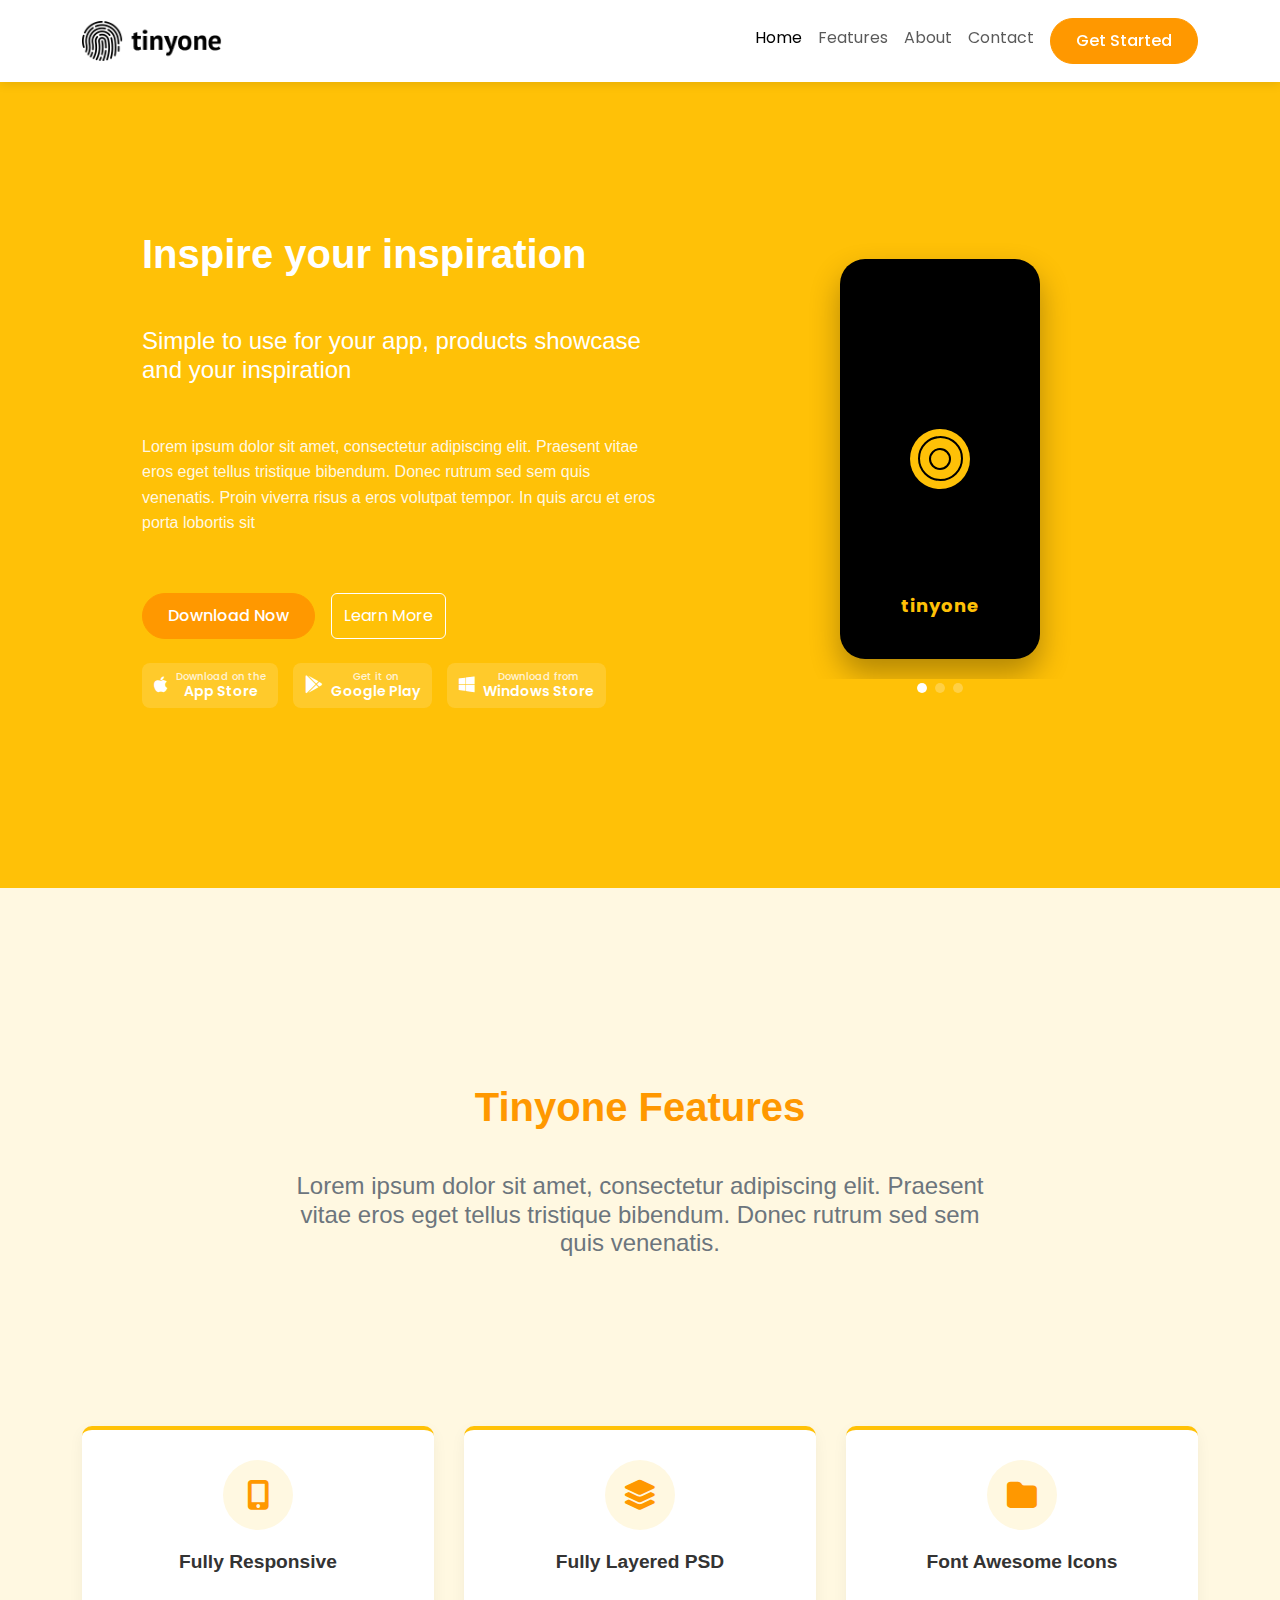
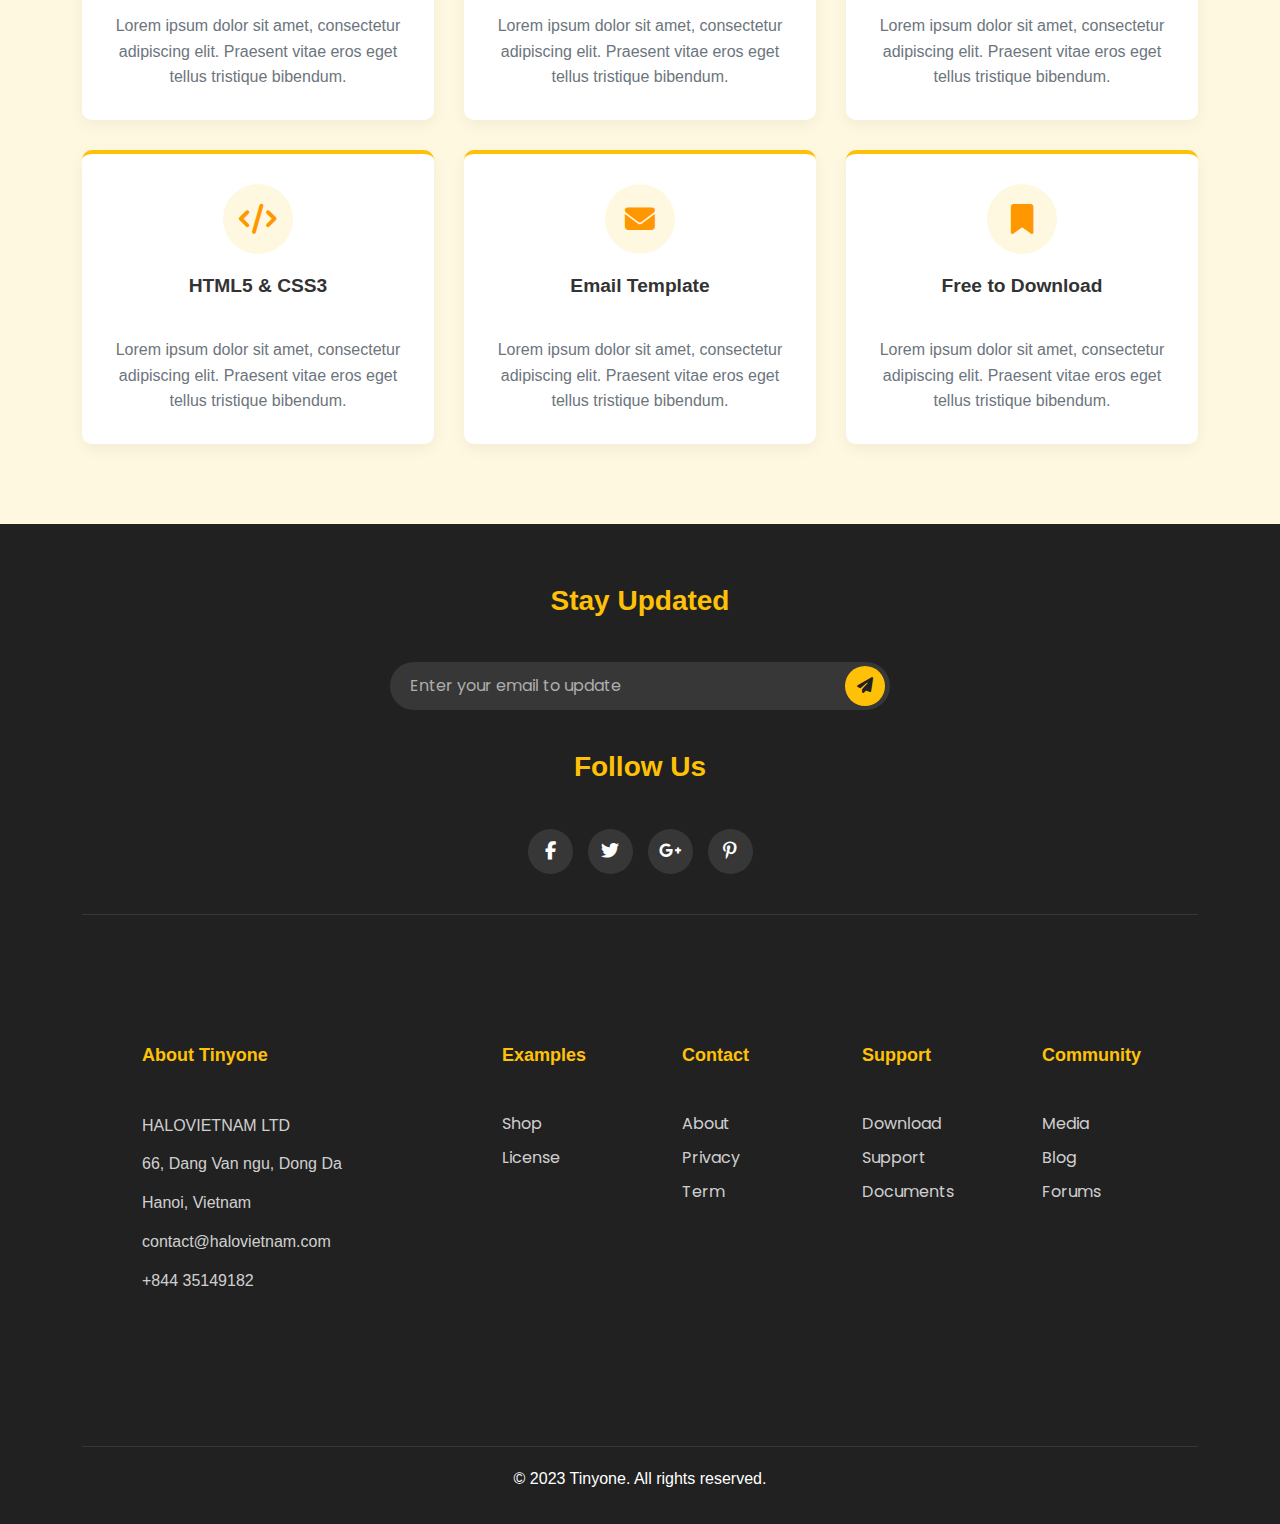
<file: index.html>
<!DOCTYPE html>
<html lang="en">
<head>
    <meta charset="UTF-8">
    <meta http-equiv="X-UA-Compatible" content="IE=edge">
    <meta name="viewport" content="width=device-width, initial-scale=1.0">
    <meta name="description" content="Tinyone - Inspire your inspiration. Simple to use for your app, products showcase and your inspiration.">
    <meta name="keywords" content="app, product showcase, inspiration, tinyone">
    <meta name="author" content="Tinyone">
    <title>Tinyone - Inspire Your Inspiration</title>
    
    <!-- Bootstrap CSS -->
    <link href="https://cdn.jsdelivr.net/npm/bootstrap@5.3.0/dist/css/bootstrap.min.css" rel="stylesheet">
    <!-- Font Awesome -->
    <link rel="stylesheet" href="https://cdnjs.cloudflare.com/ajax/libs/font-awesome/6.4.0/css/all.min.css">
    <!-- Google Fonts -->
    <link rel="preconnect" href="https://fonts.googleapis.com">
    <link rel="preconnect" href="https://fonts.gstatic.com" crossorigin>
    <link href="https://fonts.googleapis.com/css2?family=Noto+Serif+Bengali:wght@500&family=Poppins:wght@300;400;500;600;700&display=swap" rel="stylesheet">
    <!-- Custom CSS -->
    <link rel="stylesheet" href="css/style.css">
    <link rel="stylesheet" href="css/responsive.css">
    
    <style>
        :root {
            --primary-color: #ffc107;
            --secondary-color: #fff8e1;
            --accent-color: #ff9800;
            --text-color: #333;
            --light-text: #6c757d;
            --dark-bg: #212121;
        }
        
        body {
            font-family: 'Poppins', sans-serif;
            color: var(--text-color);
            background-color: var(--secondary-color);
        }
        
        .navbar {
            padding: 1rem 0;
            background-color: #fff;
            box-shadow: 0 2px 10px rgba(0,0,0,0.1);
        }
        
        .navbar-brand img {
            max-height: 40px;
        }
        
        .hero_part {
            padding: 80px 0;
            background-color: var(--primary-color);
            color: #fff;
            position: relative;
            overflow: hidden;
        }
        
        .hero_con h1 {
            font-weight: 700;
            margin-bottom: 1.5rem;
            color: #fff;
        }
        
        .hero_con h4 {
            font-weight: 500;
            margin-bottom: 1.5rem;
            color: #fff;
        }
        
        .hero_con h6 {
            font-weight: 400;
            line-height: 1.6;
            margin-bottom: 2rem;
            color: rgba(255,255,255,0.9);
        }
        
        /* Device Preview Carousel Styles */
        .device-showcase {
            margin-top: 30px;
            position: relative;
        }
        
        .carousel-container {
            position: relative;
            max-width: 600px;
            margin: 0 auto;
        }
        
        .carousel-item {
            padding: 20px;
        }
        
        /* Mobile Device Mockup - Smaller Size */
        .mobile-mockup {
            width: 200px;
            height: 400px;
            margin: 0 auto;
            background: #000;
            border-radius: 25px;
            padding: 10px;
            box-shadow: 0 15px 30px rgba(0,0,0,0.3);
            position: relative;
        }
        
        .mobile-screen {
            width: 100%;
            height: 100%;
            background: #000;
            border-radius: 18px;
            overflow: hidden;
            position: relative;
            display: flex;
            align-items: center;
            justify-content: center;
        }
        
        .mobile-notch {
            position: absolute;
            top: 0;
            left: 50%;
            transform: translateX(-50%);
            width: 100px;
            height: 18px;
            background: #000;
            border-radius: 0 0 10px 10px;
            z-index: 10;
        }
        
        /* Tablet Device Mockup - Smaller Size */
        .tablet-mockup {
            width: 350px;
            height: 250px;
            margin: 0 auto;
            background: #000;
            border-radius: 15px;
            padding: 10px;
            box-shadow: 0 15px 30px rgba(0,0,0,0.3);
            position: relative;
        }
        
        .tablet-screen {
            width: 100%;
            height: 100%;
            background: #000;
            border-radius: 10px;
            overflow: hidden;
            position: relative;
            display: flex;
            align-items: center;
            justify-content: center;
        }
        
        /* Laptop Device Mockup - Smaller Size */
        .laptop-mockup {
            width: 450px;
            height: 280px;
            margin: 0 auto;
            background: #000;
            border-radius: 8px 8px 0 0;
            padding: 10px 10px 0 10px;
            box-shadow: 0 15px 30px rgba(0,0,0,0.3);
            position: relative;
        }
        
        .laptop-screen {
            width: 100%;
            height: 100%;
            background: #000;
            border-radius: 4px;
            overflow: hidden;
            position: relative;
            display: flex;
            align-items: center;
            justify-content: center;
        }
        
        .laptop-base {
            position: absolute;
            bottom: -10px;
            left: 0;
            right: 0;
            height: 10px;
            background: #000;
            border-radius: 0 0 8px 8px;
        }
        
        /* App Logo Styles - Only Logo */
        .app-logo {
            width: 60px;
            height: 60px;
            background: var(--primary-color);
            border-radius: 50%;
            display: flex;
            align-items: center;
            justify-content: center;
            position: relative;
        }
        
        .app-logo::before {
            content: "";
            position: absolute;
            width: 45px;
            height: 45px;
            background: transparent;
            border: 2px solid #000;
            border-radius: 50%;
        }
        
        .app-logo::after {
            content: "";
            position: absolute;
            width: 22px;
            height: 22px;
            background: transparent;
            border: 2px solid #000;
            border-radius: 50%;
            top: 50%;
            left: 50%;
            transform: translate(-50%, -50%);
        }
        
        .app-name {
            position: absolute;
            bottom: 30px;
            color: var(--primary-color);
            font-size: 18px;
            font-weight: 700;
            letter-spacing: 1px;
        }
        
        /* App Store Badges Styles */
        .app-badges {
            display: flex;
            gap: 15px;
            margin-top: 20px;
            flex-wrap: wrap;
        }
        
        .badge {
            display: inline-flex;
            align-items: center;
            padding: 8px 12px;
            border-radius: 8px;
            background-color: rgba(255,255,255,0.15);
            color: #fff;
            text-decoration: none;
            transition: all 0.3s ease;
            font-size: 14px;
            font-weight: 500;
        }
        
        .badge:hover {
            background-color: rgba(255,255,255,0.25);
            transform: translateY(-3px);
            color: #fff;
        }
        
        .badge i {
            margin-right: 8px;
            font-size: 18px;
        }
        
        .badge-text {
            display: flex;
            flex-direction: column;
            line-height: 1.2;
        }
        
        .badge-small {
            font-size: 10px;
            opacity: 0.8;
        }
        
        .badge-large {
            font-size: 14px;
            font-weight: 600;
        }
        
        /* Carousel Controls */
        .carousel-control-prev,
        .carousel-control-next {
            width: 40px;
            height: 40px;
            background: rgba(255,255,255,0.2);
            border-radius: 50%;
            top: 50%;
            transform: translateY(-50%);
            opacity: 0.8;
            transition: all 0.3s;
        }
        
        .carousel-control-prev:hover,
        .carousel-control-next:hover {
            background: rgba(255,255,255,0.3);
            opacity: 1;
        }
        
        .carousel-control-prev {
            left: -50px;
        }
        
        .carousel-control-next {
            right: -50px;
        }
        
        .carousel-indicators {
            bottom: -40px;
        }
        
        .carousel-indicators [data-bs-target] {
            width: 10px;
            height: 10px;
            border-radius: 50%;
            background-color: rgba(255,255,255,0.5);
            margin: 0 4px;
        }
        
        .carousel-indicators .active {
            background-color: #fff;
        }
        
        .about_part {
            padding: 80px 0;
            background-color: var(--secondary-color);
        }
        
        .about_head {
            text-align: center;
            margin-bottom: 3rem;
        }
        
        .about_head h1 {
            font-weight: 700;
            margin-bottom: 1rem;
            color: var(--accent-color);
        }
        
        .about_head h4 {
            font-weight: 400;
            color: var(--light-text);
            max-width: 700px;
            margin: 0 auto;
        }
        
        /* Feature Section Styles */
        .features-grid {
            display: grid;
            grid-template-columns: repeat(auto-fit, minmax(300px, 1fr));
            gap: 30px;
            margin-top: 50px;
        }
        
        .feature-item {
            background-color: #fff;
            border-radius: 10px;
            padding: 30px;
            text-align: center;
            box-shadow: 0 5px 15px rgba(0,0,0,0.05);
            transition: transform 0.3s, box-shadow 0.3s;
            border-top: 4px solid var(--primary-color);
        }
        
        .feature-item:hover {
            transform: translateY(-5px);
            box-shadow: 0 10px 25px rgba(0,0,0,0.1);
        }
        
        .feature-icon {
            width: 70px;
            height: 70px;
            background-color: var(--secondary-color);
            border-radius: 50%;
            display: flex;
            align-items: center;
            justify-content: center;
            margin: 0 auto 20px;
        }
        
        .feature-icon i {
            font-size: 30px;
            color: var(--accent-color);
        }
        
        .feature-item h3 {
            font-weight: 600;
            margin-bottom: 15px;
            color: var(--text-color);
            font-size: 1.2rem;
        }
        
        .feature-item p {
            color: var(--light-text);
            line-height: 1.6;
            margin: 0;
        }
        
        /* Footer Styles */
        .footer {
            background-color: var(--dark-bg);
            color: #ecf0f1;
            padding: 60px 0 20px;
        }
        
        .footer-search {
            text-align: center;
            margin-bottom: 40px;
        }
        
        .footer-search h3 {
            color: var(--primary-color);
            margin-bottom: 20px;
            font-weight: 600;
        }
        
        .search-form {
            max-width: 500px;
            margin: 0 auto;
            position: relative;
        }
        
        .search-form input {
            width: 100%;
            padding: 12px 50px 12px 20px;
            border: none;
            border-radius: 30px;
            background-color: rgba(255,255,255,0.1);
            color: #fff;
            font-size: 16px;
            transition: all 0.3s;
        }
        
        .search-form input::placeholder {
            color: rgba(255,255,255,0.6);
        }
        
        .search-form input:focus {
            outline: none;
            background-color: rgba(255,255,255,0.2);
            box-shadow: 0 0 0 2px var(--primary-color);
        }
        
        .search-form button {
            position: absolute;
            right: 5px;
            top: 50%;
            transform: translateY(-50%);
            background-color: var(--primary-color);
            border: none;
            width: 40px;
            height: 40px;
            border-radius: 50%;
            color: var(--dark-bg);
            cursor: pointer;
            transition: all 0.3s;
        }
        
        .search-form button:hover {
            background-color: var(--accent-color);
        }
        
        .footer-social {
            text-align: center;
            margin-bottom: 40px;
        }
        
        .footer-social h3 {
            color: var(--primary-color);
            margin-bottom: 20px;
            font-weight: 600;
        }
        
        .social-icons {
            display: flex;
            justify-content: center;
            gap: 15px;
        }
        
        .social-icons a {
            width: 45px;
            height: 45px;
            background-color: rgba(255,255,255,0.1);
            border-radius: 50%;
            display: flex;
            align-items: center;
            justify-content: center;
            color: #fff;
            font-size: 18px;
            transition: all 0.3s;
        }
        
        .social-icons a:hover {
            background-color: var(--primary-color);
            color: var(--dark-bg);
            transform: translateY(-3px);
        }
        
        .footer-content {
            border-top: 1px solid rgba(255,255,255,0.1);
            padding-top: 30px;
        }
        
        .footer-content h4 {
            color: var(--primary-color);
            font-weight: 600;
            margin-bottom: 20px;
            font-size: 18px;
        }
        
        .footer-content p {
            color: rgba(255,255,255,0.8);
            line-height: 1.8;
            margin-bottom: 10px;
        }
        
        .footer-links {
            list-style: none;
            padding: 0;
        }
        
        .footer-links li {
            margin-bottom: 10px;
        }
        
        .footer-links a {
            color: rgba(255,255,255,0.8);
            text-decoration: none;
            transition: all 0.3s;
        }
        
        .footer-links a:hover {
            color: var(--primary-color);
            padding-left: 5px;
        }
        
        .footer-bottom {
            text-align: center;
            margin-top: 40px;
            padding-top: 20px;
            border-top: 1px solid rgba(255,255,255,0.1);
            color: rgba(255,255,255,0.6);
        }
        
        .btn-primary {
            background-color: var(--accent-color);
            border-color: var(--accent-color);
            padding: 10px 25px;
            font-weight: 500;
            border-radius: 30px;
            transition: all 0.3s;
            color: #fff;
        }
        
        .btn-primary:hover {
            background-color: #e68900;
            border-color: #e68900;
            transform: translateY(-2px);
            color: #fff;
        }
        
        .btn-outline-primary {
            border-color: #fff;
            color: #fff;
        }
        
        .btn-outline-primary:hover {
            background-color: #fff;
            color: var(--accent-color);
        }
        
        @media (max-width: 768px) {
            .hero_part {
                padding: 40px 0;
            }
            
            .hero_con {
                text-align: center;
                margin-bottom: 30px;
            }
            
            .about_part {
                padding: 40px 0;
            }
            
            .features-grid {
                grid-template-columns: repeat(auto-fit, minmax(250px, 1fr));
                gap: 20px;
            }
            
            .footer {
                padding: 40px 0 20px;
            }
            
            .footer-search, .footer-social {
                margin-bottom: 30px;
            }
            
            /* Even smaller devices for mobile */
            .mobile-mockup {
                width: 160px;
                height: 320px;
            }
            
            .tablet-mockup {
                width: 280px;
                height: 200px;
            }
            
            .laptop-mockup {
                width: 360px;
                height: 220px;
            }
            
            .app-logo {
                width: 45px;
                height: 45px;
            }
            
            .app-logo::before {
                width: 35px;
                height: 35px;
                border-width: 1.5px;
            }
            
            .app-logo::after {
                width: 18px;
                height: 18px;
                border-width: 1.5px;
            }
            
            .app-name {
                font-size: 14px;
                bottom: 20px;
            }
            
            .carousel-control-prev {
                left: 10px;
            }
            
            .carousel-control-next {
                right: 10px;
            }
            
            .app-badges {
                justify-content: center;
            }
            
            .badge {
                font-size: 12px;
                padding: 6px 10px;
            }
            
            .badge i {
                font-size: 16px;
                margin-right: 6px;
            }
            
            .badge-small {
                font-size: 9px;
            }
            
            .badge-large {
                font-size: 12px;
            }
        }
    </style>
</head>
<body>
    <!-- Navigation -->
    <header>
        <nav class="navbar navbar-expand-lg navbar-light fixed-top">
            <div class="container">
                <a class="navbar-brand" href="index.html">
                    <img src="img/header.png" alt="Tinyone Logo">
                </a>
                <button class="navbar-toggler" type="button" data-bs-toggle="collapse" data-bs-target="#navbarNav" aria-controls="navbarNav" aria-expanded="false" aria-label="Toggle navigation">
                    <span class="navbar-toggler-icon"></span>
                </button>
                <div class="collapse navbar-collapse justify-content-end" id="navbarNav">
                    <ul class="navbar-nav">
                        <li class="nav-item">
                            <a class="nav-link active" href="index.html">Home</a>
                        </li>
                        <li class="nav-item">
                            <a class="nav-link" href="features.html">Features</a>
                        </li>
                        <li class="nav-item">
                            <a class="nav-link" href="about.html">About</a>
                        </li>
                        <li class="nav-item">
                            <a class="nav-link" href="contact.html">Contact</a>
                        </li>
                        <li class="nav-item ms-2">
                            <button class="btn btn-primary">Get Started</button>
                        </li>
                    </ul>
                </div>
            </div>
        </nav>
    </header>

    <main>
        <!-- Hero Section -->
        <section id="home" class="hero_part">
            <div class="container">
                <div class="hero_con_main">
                    <div class="row align-items-center">
                        <div class="col-lg-6">
                            <div class="hero_con">
                                <h1>Inspire your inspiration</h1>
                                <h4>Simple to use for your app, products showcase and your inspiration</h4>
                                <h6>Lorem ipsum dolor sit amet, consectetur adipiscing elit. Praesent vitae eros eget tellus tristique bibendum. Donec rutrum sed sem quis venenatis. Proin viverra risus a eros volutpat tempor. In quis arcu et eros porta lobortis sit</h6>
                                <div class="d-flex gap-3 mb-4">
                                    <button class="btn btn-primary">Download Now</button>
                                    <button class="btn btn-outline-primary">Learn More</button>
                                </div>
                                
                                <!-- App Store Badges - Replaced image with HTML -->
                                <div class="app-badges">
                                    <a href="#" class="badge">
                                        <i class="fab fa-apple"></i>
                                        <div class="badge-text">
                                            <span class="badge-small">Download on the</span>
                                            <span class="badge-large">App Store</span>
                                        </div>
                                    </a>
                                    <a href="#" class="badge">
                                        <i class="fab fa-google-play"></i>
                                        <div class="badge-text">
                                            <span class="badge-small">Get it on</span>
                                            <span class="badge-large">Google Play</span>
                                        </div>
                                    </a>
                                    <a href="#" class="badge">
                                        <i class="fab fa-windows"></i>
                                        <div class="badge-text">
                                            <span class="badge-small">Download from</span>
                                            <span class="badge-large">Windows Store</span>
                                        </div>
                                    </a>
                                </div>
                            </div>
                        </div>
                        <div class="col-lg-6">
                            <!-- Device Preview Carousel -->
                            <div class="device-showcase">
                                <div id="deviceCarousel" class="carousel slide" data-bs-ride="carousel">
                                    <div class="carousel-indicators">
                                        <button type="button" data-bs-target="#deviceCarousel" data-bs-slide-to="0" class="active" aria-current="true" aria-label="Slide 1"></button>
                                        <button type="button" data-bs-target="#deviceCarousel" data-bs-slide-to="1" aria-label="Slide 2"></button>
                                        <button type="button" data-bs-target="#deviceCarousel" data-bs-slide-to="2" aria-label="Slide 3"></button>
                                    </div>
                                    <div class="carousel-inner">
                                        <!-- Mobile Preview -->
                                        <div class="carousel-item active">
                                            <div class="mobile-mockup">
                                                <div class="mobile-screen">
                                                    <div class="mobile-notch"></div>
                                                    <div class="app-logo"></div>
                                                    <div class="app-name">tinyone</div>
                                                </div>
                                            </div>
                                        </div>
                                        
                                        <!-- Tablet Preview -->
                                        <div class="carousel-item">
                                            <div class="tablet-mockup">
                                                <div class="tablet-screen">
                                                    <div class="app-logo"></div>
                                                    <div class="app-name">tinyone</div>
                                                </div>
                                            </div>
                                        </div>
                                        
                                        <!-- Laptop Preview -->
                                        <div class="carousel-item">
                                            <div class="laptop-mockup">
                                                <div class="laptop-screen">
                                                    <div class="app-logo"></div>
                                                    <div class="app-name">tinyone</div>
                                                </div>
                                                <div class="laptop-base"></div>
                                            </div>
                                        </div>
                                    </div>
                                    <!--<button class="carousel-control-prev" type="button" data-bs-target="#deviceCarousel" data-bs-slide="prev">
                                        <span class="carousel-control-prev-icon" aria-hidden="true"></span>
                                        <span class="visually-hidden">Previous</span>
                                    </button>
                                    <button class="carousel-control-next" type="button" data-bs-target="#deviceCarousel" data-bs-slide="next">
                                        <span class="carousel-control-next-icon" aria-hidden="true"></span>
                                        <span class="visually-hidden">Next</span>
                                    </button>-->
                                </div>
                            </div>
                        </div>
                    </div>
                </div>
            </div>
        </section>

        <!-- Features Section -->
        <section id="features" class="port_part about_part">
            <div class="container">
                <div class="d-flex justify-content-center">
                    <div class="about_head">
                        <h1>Tinyone Features</h1>
                        <h4>Lorem ipsum dolor sit amet, consectetur adipiscing elit. Praesent vitae eros eget tellus tristique bibendum. Donec rutrum sed sem quis venenatis.</h4>
                    </div>
                </div>
                
                <!-- Features Grid - Replaced the image with actual content -->
                <div class="features-grid">
                    <div class="feature-item">
                        <div class="feature-icon">
                            <i class="fas fa-mobile-alt"></i>
                        </div>
                        <h3>Fully Responsive</h3>
                        <p>Lorem ipsum dolor sit amet, consectetur adipiscing elit. Praesent vitae eros eget tellus tristique bibendum.</p>
                    </div>
                    
                    <div class="feature-item">
                        <div class="feature-icon">
                            <i class="fas fa-layer-group"></i>
                        </div>
                        <h3>Fully Layered PSD</h3>
                        <p>Lorem ipsum dolor sit amet, consectetur adipiscing elit. Praesent vitae eros eget tellus tristique bibendum.</p>
                    </div>
                    
                    <div class="feature-item">
                        <div class="feature-icon">
                            <i class="fas fa-folder"></i>
                        </div>
                        <h3>Font Awesome Icons</h3>
                        <p>Lorem ipsum dolor sit amet, consectetur adipiscing elit. Praesent vitae eros eget tellus tristique bibendum.</p>
                    </div>
                    
                    <div class="feature-item">
                        <div class="feature-icon">
                            <i class="fas fa-code"></i>
                        </div>
                        <h3>HTML5 & CSS3</h3>
                        <p>Lorem ipsum dolor sit amet, consectetur adipiscing elit. Praesent vitae eros eget tellus tristique bibendum.</p>
                    </div>
                    
                    <div class="feature-item">
                        <div class="feature-icon">
                            <i class="fas fa-envelope"></i>
                        </div>
                        <h3>Email Template</h3>
                        <p>Lorem ipsum dolor sit amet, consectetur adipiscing elit. Praesent vitae eros eget tellus tristique bibendum.</p>
                    </div>
                    
                    <div class="feature-item">
                        <div class="feature-icon">
                            <i class="fas fa-bookmark"></i>
                        </div>
                        <h3>Free to Download</h3>
                        <p>Lorem ipsum dolor sit amet, consectetur adipiscing elit. Praesent vitae eros eget tellus tristique bibendum.</p>
                    </div>
                </div>
            </div>
        </section>
    </main>

    <!-- Footer -->
    <footer id="contact">
        <div class="footer">
            <div class="container">
                <!-- Search Section -->
                <div class="footer-search">
                    <h3>Stay Updated</h3>
                    <form class="search-form">
                        <input type="email" placeholder="Enter your email to update">
                        <button type="submit">
                            <i class="fas fa-paper-plane"></i>
                        </button>
                    </form>
                </div>
                
                <!-- Social Media Section -->
                <div class="footer-social">
                    <h3>Follow Us</h3>
                    <div class="social-icons">
                        <a href="#" aria-label="Facebook">
                            <i class="fab fa-facebook-f"></i>
                        </a>
                        <a href="#" aria-label="Twitter">
                            <i class="fab fa-twitter"></i>
                        </a>
                        <a href="#" aria-label="Google Plus">
                            <i class="fab fa-google-plus-g"></i>
                        </a>
                        <a href="#" aria-label="Pinterest">
                            <i class="fab fa-pinterest-p"></i>
                        </a>
                    </div>
                </div>
                
                <!-- Footer Content -->
                <div class="footer-content">
                    <div class="row">
                        <div class="col-lg-4 col-md-6">
                            <h4>About Tinyone</h4>
                            <p>HALOVIETNAM LTD</p>
                            <p>66, Dang Van ngu, Dong Da</p>
                            <p>Hanoi, Vietnam</p>
                            <p>contact@halovietnam.com</p>
                            <p>+844 35149182</p>
                        </div>
                        <div class="col-lg-2 col-md-6">
                            <h4>Examples</h4>
                            <ul class="footer-links">
                                <li><a href="#">Shop</a></li>
                                <li><a href="#">License</a></li>
                            </ul>
                        </div>
                        <div class="col-lg-2 col-md-6">
                            <h4>Contact</h4>
                            <ul class="footer-links">
                                <li><a href="#">About</a></li>
                                <li><a href="#">Privacy</a></li>
                                <li><a href="#">Term</a></li>
                            </ul>
                        </div>
                        <div class="col-lg-2 col-md-6">
                            <h4>Support</h4>
                            <ul class="footer-links">
                                <li><a href="#">Download</a></li>
                                <li><a href="#">Support</a></li>
                                <li><a href="#">Documents</a></li>
                            </ul>
                        </div>
                        <div class="col-lg-2 col-md-6">
                            <h4>Community</h4>
                            <ul class="footer-links">
                                <li><a href="#">Media</a></li>
                                <li><a href="#">Blog</a></li>
                                <li><a href="#">Forums</a></li>
                            </ul>
                        </div>
                    </div>
                </div>
                
                <!-- Footer Bottom -->
                <div class="footer-bottom">
                    <p>&copy; 2023 Tinyone. All rights reserved.</p>
                </div>
            </div>
        </div>
    </footer>

    <!-- Bootstrap JS -->
    <script src="https://cdn.jsdelivr.net/npm/bootstrap@5.3.0/dist/js/bootstrap.bundle.min.js"></script>
    
    <!-- Custom JS -->
    <script>
        // Add smooth scrolling to all links
        document.querySelectorAll('a[href^="#"]').forEach(anchor => {
            anchor.addEventListener('click', function (e) {
                e.preventDefault();
                
                document.querySelector(this.getAttribute('href')).scrollIntoView({
                    behavior: 'smooth'
                });
            });
        });
        
        // Add active class to navigation based on scroll position
        window.addEventListener('scroll', function() {
            const sections = document.querySelectorAll('section');
            const navLinks = document.querySelectorAll('.navbar-nav .nav-link');
            
            let current = '';
            sections.forEach(section => {
                const sectionTop = section.offsetTop;
                const sectionHeight = section.clientHeight;
                if (pageYOffset >= sectionTop - 100) {
                    current = section.getAttribute('id');
                }
            });
            
            navLinks.forEach(link => {
                link.classList.remove('active');
                if (link.getAttribute('href').substring(1) === current) {
                    link.classList.add('active');
                }
            });
        });
        
        // Handle footer search form submission
        document.querySelector('.search-form').addEventListener('submit', function(e) {
            e.preventDefault();
            const email = this.querySelector('input[type="email"]').value;
            if (email) {
                alert('Thank you for subscribing with email: ' + email);
                this.reset();
            }
        });
        
        // Auto-rotate carousel
        const carousel = new bootstrap.Carousel(document.getElementById('deviceCarousel'), {
            interval: 4000,
            wrap: true
        });
    </script>
</body>
</html>
</file>
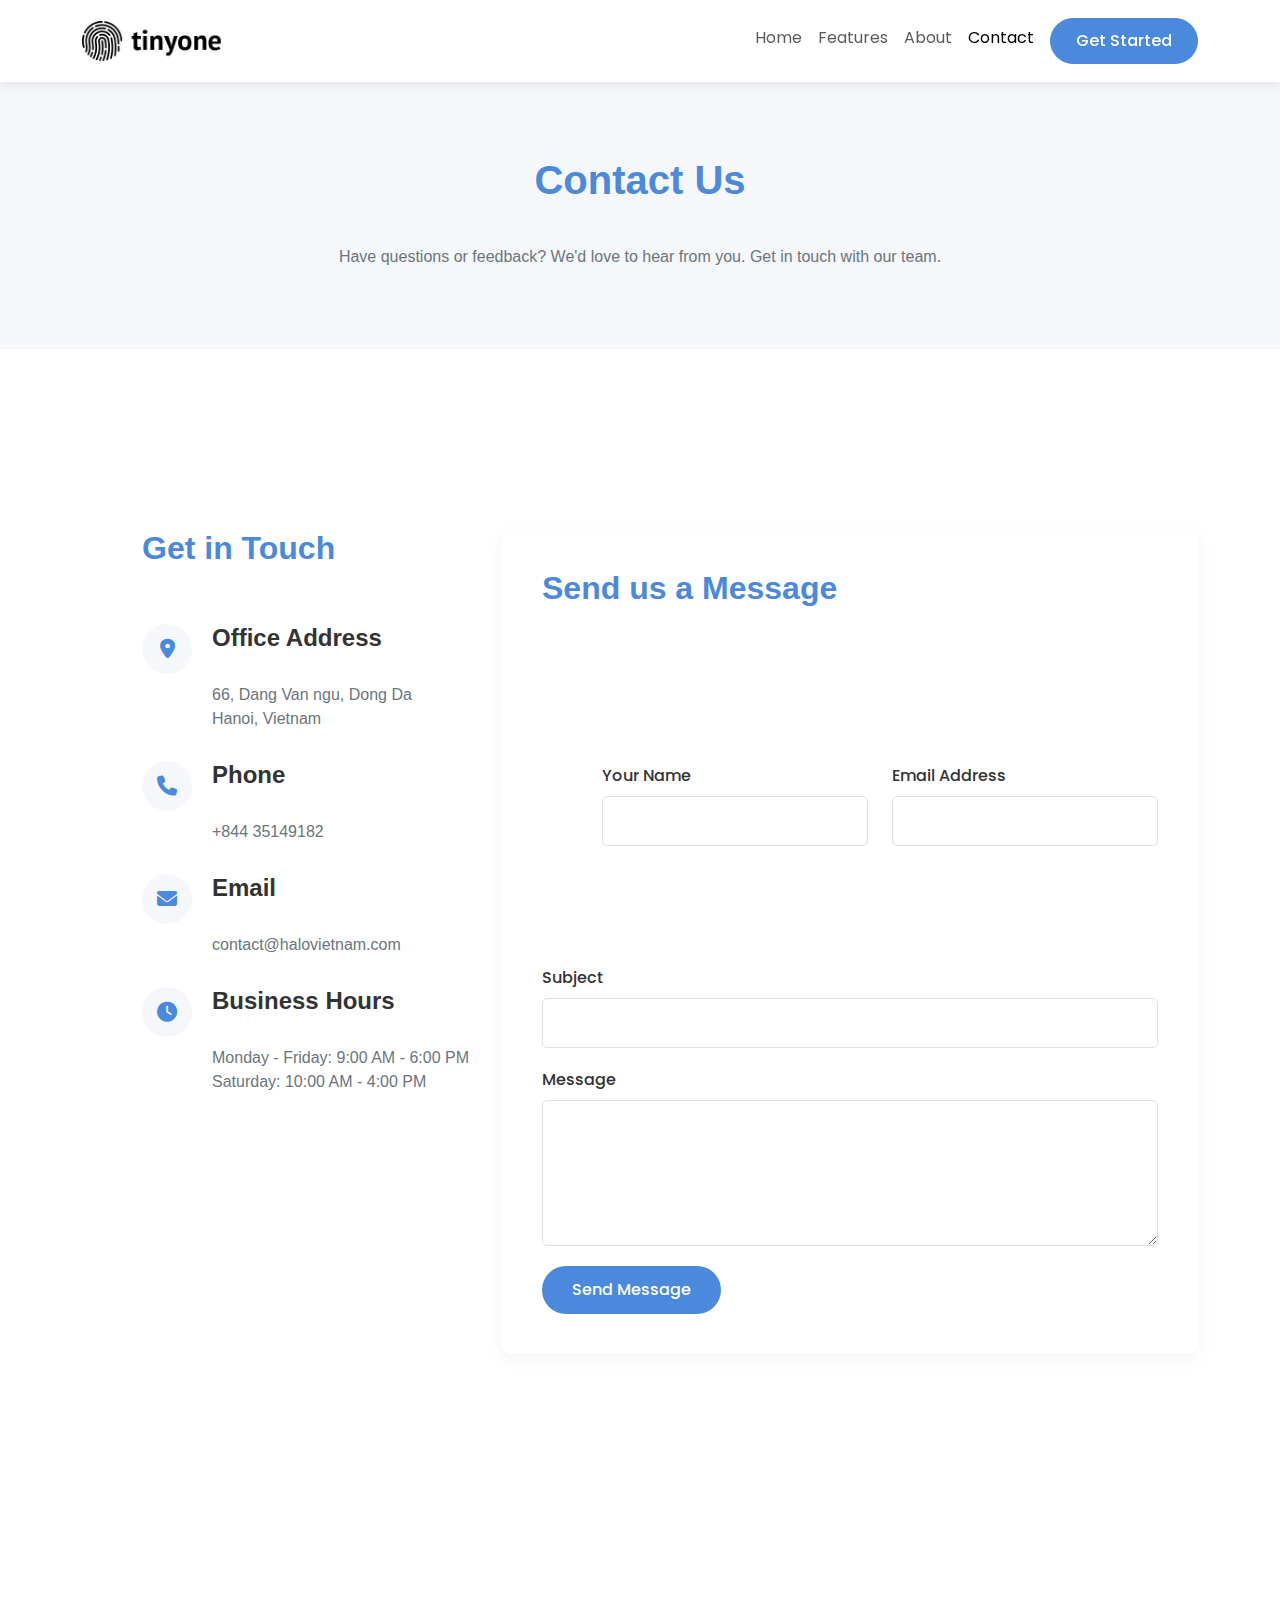
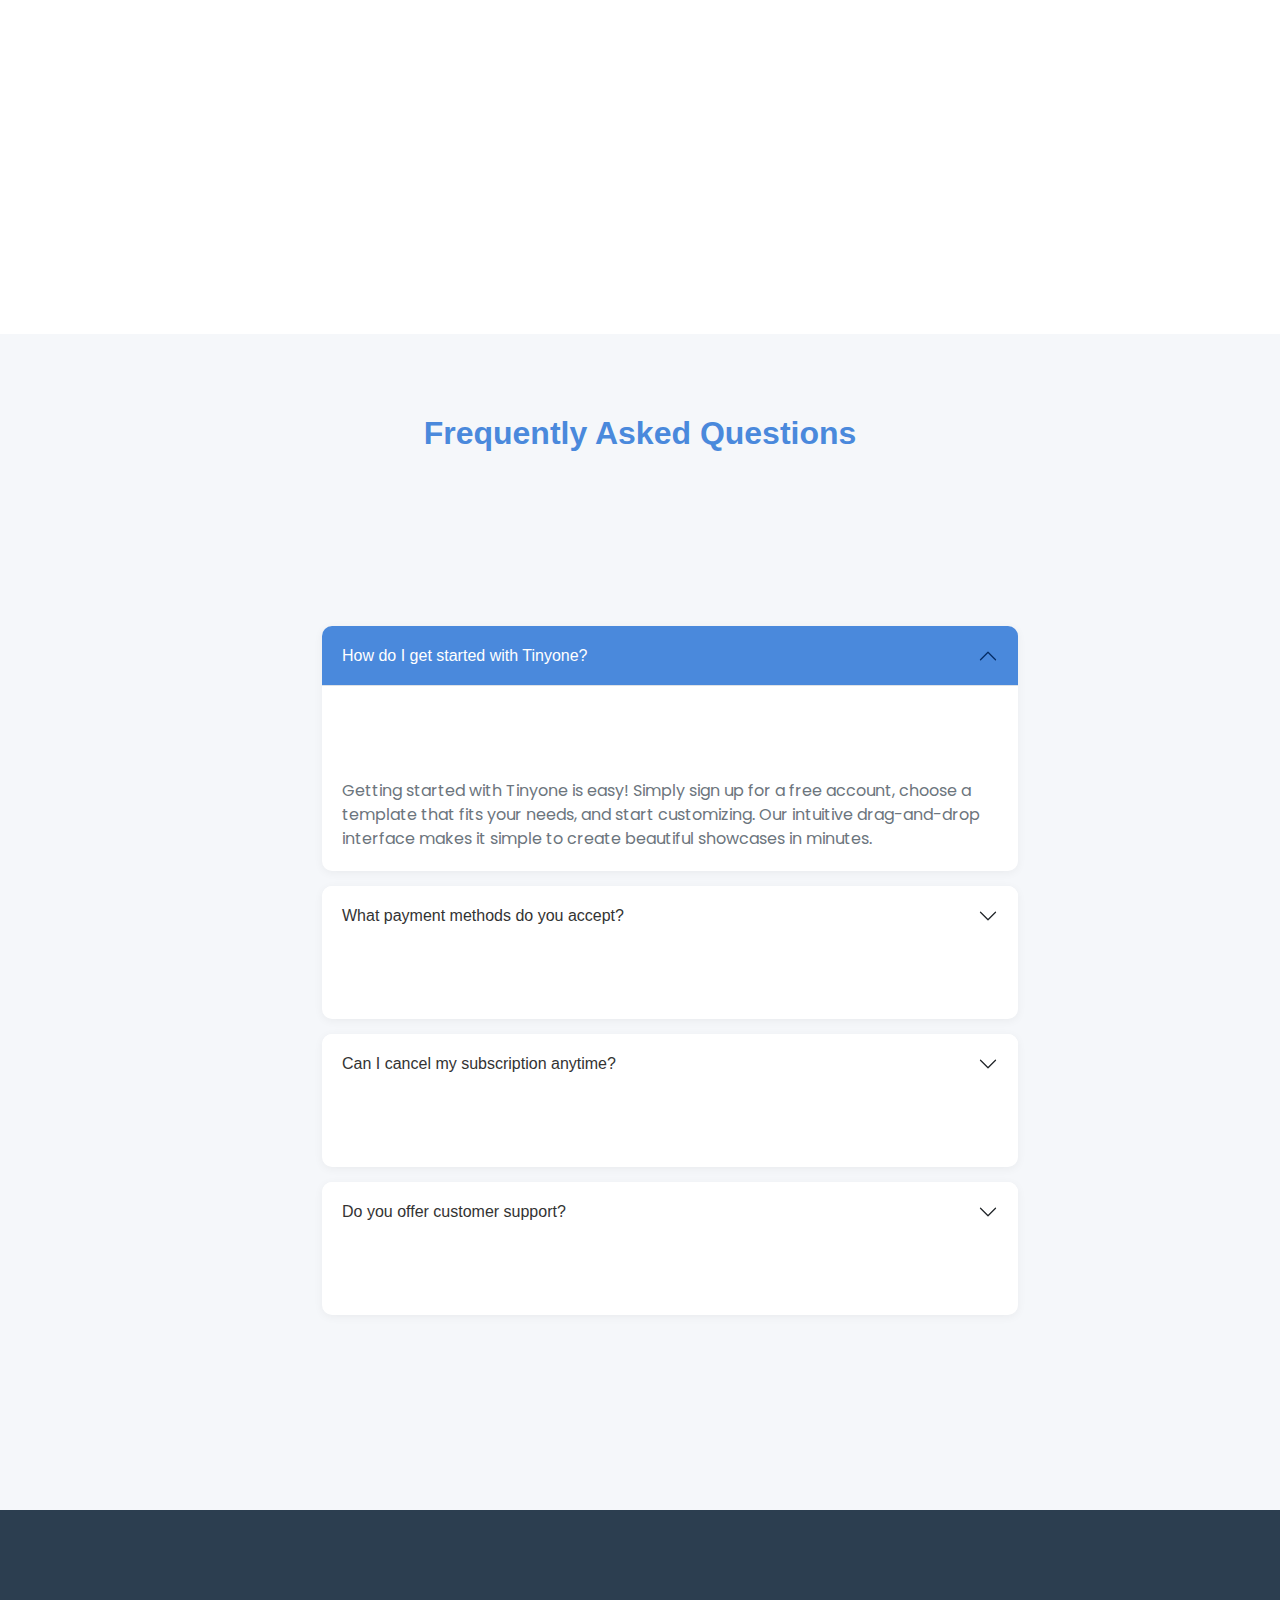
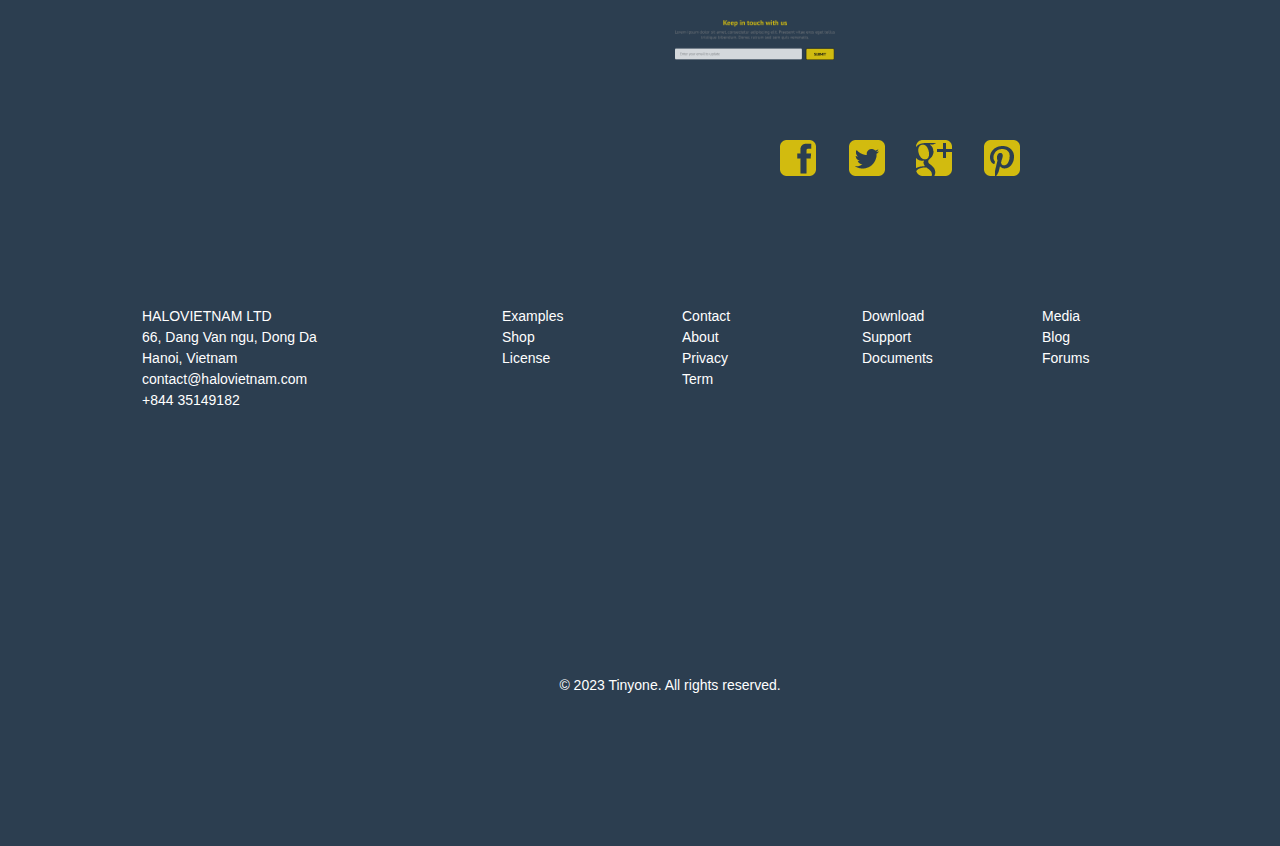
<file: contact.html>
<!DOCTYPE html>
<html lang="en">
<head>
    <meta charset="UTF-8">
    <meta http-equiv="X-UA-Compatible" content="IE=edge">
    <meta name="viewport" content="width=device-width, initial-scale=1.0">
    <meta name="description" content="Contact Tinyone - Get in touch with our team for support, inquiries, or partnerships.">
    <meta name="keywords" content="contact, support, tinyone, inquiry, partnership">
    <meta name="author" content="Tinyone">
    <title>Tinyone - Contact Us</title>
    
    <!-- Bootstrap CSS -->
    <link href="https://cdn.jsdelivr.net/npm/bootstrap@5.3.0/dist/css/bootstrap.min.css" rel="stylesheet">
    <!-- Font Awesome -->
    <link rel="stylesheet" href="https://cdnjs.cloudflare.com/ajax/libs/font-awesome/6.4.0/css/all.min.css">
    <!-- Google Fonts -->
    <link rel="preconnect" href="https://fonts.googleapis.com">
    <link rel="preconnect" href="https://fonts.gstatic.com" crossorigin>
    <link href="https://fonts.googleapis.com/css2?family=Noto+Serif+Bengali:wght@500&family=Poppins:wght@300;400;500;600;700&display=swap" rel="stylesheet">
    <!-- Custom CSS -->
    <link rel="stylesheet" href="css/style.css">
    <link rel="stylesheet" href="css/responsive.css">
    
    <style>
        :root {
            --primary-color: #4a89dc;
            --secondary-color: #f5f7fa;
            --text-color: #333;
            --light-text: #6c757d;
            --success-color: #28a745;
        }
        
        body {
            font-family: 'Poppins', sans-serif;
            color: var(--text-color);
            padding-top: 76px;
        }
        
        .navbar {
            padding: 1rem 0;
            background-color: #fff;
            box-shadow: 0 2px 10px rgba(0,0,0,0.1);
        }
        
        .navbar-brand img {
            max-height: 40px;
        }
        
        .page-header {
            padding: 80px 0;
            background-color: var(--secondary-color);
            text-align: center;
        }
        
        .page-header h1 {
            font-weight: 700;
            color: var(--primary-color);
            margin-bottom: 1rem;
        }
        
        .page-header p {
            max-width: 700px;
            margin: 0 auto;
            color: var(--light-text);
        }
        
        .contact-section {
            padding: 80px 0;
        }
        
        .contact-info {
            margin-bottom: 40px;
        }
        
        .contact-info h2 {
            font-weight: 600;
            color: var(--primary-color);
            margin-bottom: 2rem;
        }
        
        .info-card {
            display: flex;
            align-items: flex-start;
            margin-bottom: 30px;
        }
        
        .info-icon {
            width: 50px;
            height: 50px;
            background-color: var(--secondary-color);
            border-radius: 50%;
            display: flex;
            align-items: center;
            justify-content: center;
            margin-right: 20px;
            flex-shrink: 0;
        }
        
        .info-icon i {
            font-size: 20px;
            color: var(--primary-color);
        }
        
        .info-content h4 {
            font-weight: 600;
            margin-bottom: 5px;
        }
        
        .info-content p {
            color: var(--light-text);
            margin: 0;
        }
        
        .contact-form {
            background-color: white;
            border-radius: 10px;
            padding: 40px;
            box-shadow: 0 5px 20px rgba(0,0,0,0.05);
        }
        
        .contact-form h2 {
            font-weight: 600;
            color: var(--primary-color);
            margin-bottom: 2rem;
        }
        
        .form-group {
            margin-bottom: 20px;
        }
        
        .form-group label {
            font-weight: 500;
            margin-bottom: 8px;
            display: block;
        }
        
        .form-control {
            border: 1px solid #e0e0e0;
            border-radius: 5px;
            padding: 12px 15px;
            font-size: 16px;
            transition: all 0.3s;
        }
        
        .form-control:focus {
            border-color: var(--primary-color);
            box-shadow: 0 0 0 0.2rem rgba(74, 137, 220, 0.25);
        }
        
        .btn-submit {
            background-color: var(--primary-color);
            color: white;
            border: none;
            padding: 12px 30px;
            font-weight: 500;
            border-radius: 30px;
            transition: all 0.3s;
            cursor: pointer;
        }
        
        .btn-submit:hover {
            background-color: #3a7bc8;
            transform: translateY(-2px);
        }
        
        .map-section {
            padding: 0;
            height: 400px;
        }
        
        .map-section iframe {
            width: 100%;
            height: 100%;
            border: 0;
        }
        
        .faq-section {
            background-color: var(--secondary-color);
            padding: 80px 0;
        }
        
        .faq-section h2 {
            text-align: center;
            font-weight: 700;
            color: var(--primary-color);
            margin-bottom: 3rem;
        }
        
        .accordion-item {
            border: none;
            margin-bottom: 15px;
            border-radius: 10px !important;
            overflow: hidden;
            box-shadow: 0 2px 10px rgba(0,0,0,0.05);
        }
        
        .accordion-button {
            background-color: white;
            color: var(--text-color);
            font-weight: 500;
            padding: 20px;
        }
        
        .accordion-button:not(.collapsed) {
            background-color: var(--primary-color);
            color: white;
        }
        
        .accordion-button:focus {
            box-shadow: none;
        }
        
        .accordion-body {
            padding: 20px;
            color: var(--light-text);
        }
        
        .success-message {
            display: none;
            background-color: var(--success-color);
            color: white;
            padding: 15px;
            border-radius: 5px;
            margin-bottom: 20px;
            text-align: center;
        }
        
        .footer {
            background-color: #2c3e50;
            color: #ecf0f1;
            padding: 60px 0 20px;
        }
        
        .part_01, .part_02 {
            text-align: center;
            margin-bottom: 30px;
        }
        
        .part_01 img, .part_02 img {
            max-height: 40px;
            margin: 0 10px;
            opacity: 0.8;
            transition: opacity 0.3s;
        }
        
        .part_01 img:hover, .part_02 img:hover {
            opacity: 1;
        }
        
        .part_03 p {
            margin-bottom: 10px;
            font-size: 14px;
        }
        
        .part_03 .row > div {
            margin-bottom: 30px;
        }
        
        .btn-primary {
            background-color: var(--primary-color);
            border-color: var(--primary-color);
            padding: 10px 25px;
            font-weight: 500;
            border-radius: 30px;
            transition: all 0.3s;
        }
        
        .btn-primary:hover {
            background-color: #3a7bc8;
            border-color: #3a7bc8;
            transform: translateY(-2px);
        }
        
        @media (max-width: 768px) {
            .page-header {
                padding: 40px 0;
            }
            
            .contact-section {
                padding: 40px 0;
            }
            
            .faq-section {
                padding: 40px 0;
            }
            
            .contact-form {
                padding: 25px;
            }
        }
    </style>
</head>
<body>
    <!-- Navigation -->
    <header>
        <nav class="navbar navbar-expand-lg navbar-light fixed-top">
            <div class="container">
                <a class="navbar-brand" href="index.html">
                    <img src="img/header.png" alt="Tinyone Logo">
                </a>
                <button class="navbar-toggler" type="button" data-bs-toggle="collapse" data-bs-target="#navbarNav" aria-controls="navbarNav" aria-expanded="false" aria-label="Toggle navigation">
                    <span class="navbar-toggler-icon"></span>
                </button>
                <div class="collapse navbar-collapse justify-content-end" id="navbarNav">
                    <ul class="navbar-nav">
                        <li class="nav-item">
                            <a class="nav-link" href="index.html">Home</a>
                        </li>
                        <li class="nav-item">
                            <a class="nav-link" href="features.html">Features</a>
                        </li>
                        <li class="nav-item">
                            <a class="nav-link" href="about.html">About</a>
                        </li>
                        <li class="nav-item">
                            <a class="nav-link active" href="contact.html">Contact</a>
                        </li>
                        <li class="nav-item ms-2">
                            <button class="btn btn-primary">Get Started</button>
                        </li>
                    </ul>
                </div>
            </div>
        </nav>
    </header>

    <main>
        <!-- Page Header -->
        <section class="page-header">
            <div class="container">
                <h1>Contact Us</h1>
                <p>Have questions or feedback? We'd love to hear from you. Get in touch with our team.</p>
            </div>
        </section>

        <!-- Contact Section -->
        <section class="contact-section">
            <div class="container">
                <div class="row">
                    <div class="col-lg-4">
                        <div class="contact-info">
                            <h2>Get in Touch</h2>
                            <div class="info-card">
                                <div class="info-icon">
                                    <i class="fas fa-map-marker-alt"></i>
                                </div>
                                <div class="info-content">
                                    <h4>Office Address</h4>
                                    <p>66, Dang Van ngu, Dong Da<br>Hanoi, Vietnam</p>
                                </div>
                            </div>
                            <div class="info-card">
                                <div class="info-icon">
                                    <i class="fas fa-phone"></i>
                                </div>
                                <div class="info-content">
                                    <h4>Phone</h4>
                                    <p>+844 35149182</p>
                                </div>
                            </div>
                            <div class="info-card">
                                <div class="info-icon">
                                    <i class="fas fa-envelope"></i>
                                </div>
                                <div class="info-content">
                                    <h4>Email</h4>
                                    <p>contact@halovietnam.com</p>
                                </div>
                            </div>
                            <div class="info-card">
                                <div class="info-icon">
                                    <i class="fas fa-clock"></i>
                                </div>
                                <div class="info-content">
                                    <h4>Business Hours</h4>
                                    <p>Monday - Friday: 9:00 AM - 6:00 PM<br>Saturday: 10:00 AM - 4:00 PM</p>
                                </div>
                            </div>
                        </div>
                    </div>
                    <div class="col-lg-8">
                        <div class="contact-form">
                            <h2>Send us a Message</h2>
                            <div class="success-message" id="successMessage">
                                Thank you for your message! We'll get back to you soon.
                            </div>
                            <form id="contactForm">
                                <div class="row">
                                    <div class="col-md-6">
                                        <div class="form-group">
                                            <label for="name">Your Name</label>
                                            <input type="text" class="form-control" id="name" required>
                                        </div>
                                    </div>
                                    <div class="col-md-6">
                                        <div class="form-group">
                                            <label for="email">Email Address</label>
                                            <input type="email" class="form-control" id="email" required>
                                        </div>
                                    </div>
                                </div>
                                <div class="form-group">
                                    <label for="subject">Subject</label>
                                    <input type="text" class="form-control" id="subject" required>
                                </div>
                                <div class="form-group">
                                    <label for="message">Message</label>
                                    <textarea class="form-control" id="message" rows="5" required></textarea>
                                </div>
                                <button type="submit" class="btn-submit">Send Message</button>
                            </form>
                        </div>
                    </div>
                </div>
            </div>
        </section>

        <!-- Map Section -->
        <section class="map-section">
            <iframe src="https://www.google.com/maps/embed?pb=!1m18!1m12!1m3!1d3724.699826448698!2d105.825842314932!3d21.004928985998!2m3!1f0!2f0!3f0!3m2!1i1024!2i768!4f13.1!3m3!1m2!1s0x3135ac762c69f8f7%3A0x7b4c1c4b4c4c4c4c!2s66%20%C4%90%C3%A0ng%20V%C4%83n%20Ng%C5%AB%2C%20%C4%90%E1%BB%93ng%20%C4%90a%2C%20H%C3%A0%20N%E1%BB%99i%2C%20Vietnam!5e0!3m2!1sen!2s!4v1234567890" allowfullscreen="" loading="lazy"></iframe>
        </section>

        <!-- FAQ Section -->
        <section class="faq-section">
            <div class="container">
                <h2>Frequently Asked Questions</h2>
                <div class="row">
                    <div class="col-lg-8 mx-auto">
                        <div class="accordion" id="faqAccordion">
                            <div class="accordion-item">
                                <h2 class="accordion-header" id="heading1">
                                    <button class="accordion-button" type="button" data-bs-toggle="collapse" data-bs-target="#collapse1" aria-expanded="true" aria-controls="collapse1">
                                        How do I get started with Tinyone?
                                    </button>
                                </h2>
                                <div id="collapse1" class="accordion-collapse collapse show" aria-labelledby="heading1" data-bs-parent="#faqAccordion">
                                    <div class="accordion-body">
                                        Getting started with Tinyone is easy! Simply sign up for a free account, choose a template that fits your needs, and start customizing. Our intuitive drag-and-drop interface makes it simple to create beautiful showcases in minutes.
                                    </div>
                                </div>
                            </div>
                            <div class="accordion-item">
                                <h2 class="accordion-header" id="heading2">
                                    <button class="accordion-button collapsed" type="button" data-bs-toggle="collapse" data-bs-target="#collapse2" aria-expanded="false" aria-controls="collapse2">
                                        What payment methods do you accept?
                                    </button>
                                </h2>
                                <div id="collapse2" class="accordion-collapse collapse" aria-labelledby="heading2" data-bs-parent="#faqAccordion">
                                    <div class="accordion-body">
                                        We accept all major credit cards (Visa, MasterCard, American Express), PayPal, and bank transfers for enterprise accounts. All payments are processed securely through our payment partners.
                                    </div>
                                </div>
                            </div>
                            <div class="accordion-item">
                                <h2 class="accordion-header" id="heading3">
                                    <button class="accordion-button collapsed" type="button" data-bs-toggle="collapse" data-bs-target="#collapse3" aria-expanded="false" aria-controls="collapse3">
                                        Can I cancel my subscription anytime?
                                    </button>
                                </h2>
                                <div id="collapse3" class="accordion-collapse collapse" aria-labelledby="heading3" data-bs-parent="#faqAccordion">
                                    <div class="accordion-body">
                                        Yes, you can cancel your subscription at any time. There are no cancellation fees, and you'll continue to have access to your account until the end of your billing period.
                                    </div>
                                </div>
                            </div>
                            <div class="accordion-item">
                                <h2 class="accordion-header" id="heading4">
                                    <button class="accordion-button collapsed" type="button" data-bs-toggle="collapse" data-bs-target="#collapse4" aria-expanded="false" aria-controls="collapse4">
                                        Do you offer customer support?
                                    </button>
                                </h2>
                                <div id="collapse4" class="accordion-collapse collapse" aria-labelledby="heading4" data-bs-parent="#faqAccordion">
                                    <div class="accordion-body">
                                        Absolutely! We offer 24/7 customer support via email and live chat for all paid plans. Free plan users have access to our comprehensive knowledge base and community forums.
                                    </div>
                                </div>
                            </div>
                        </div>
                    </div>
                </div>
            </div>
        </section>
    </main>

    <!-- Footer -->
    <footer>
        <div class="footer">
            <div class="part_01">
                <img src="img/search.png" alt="Search">
            </div>
            <div class="part_02">
                <img src="img/social icon.png" alt="Social Media Icons">
            </div>
            <div class="part_03">
                <div class="container">
                    <div class="row">
                        <div class="col-md-4">
                            <p>HALOVIETNAM LTD<br>
                            66, Dang Van ngu, Dong Da<br>
                            Hanoi, Vietnam<br>
                            contact@halovietnam.com<br>
                            +844 35149182</p>
                        </div>
                        <div class="col-md-2">
                            <p>Examples<br>
                            Shop<br>
                            License</p>
                        </div>
                        <div class="col-md-2">
                            <p>Contact<br>
                            About<br>
                            Privacy<br>
                            Term</p>
                        </div>
                        <div class="col-md-2">
                            <p>Download<br>
                            Support<br>
                            Documents</p>
                        </div>
                        <div class="col-md-2">
                            <p>Media<br>
                            Blog<br>
                            Forums</p>
                        </div>
                    </div>
                    <div class="row mt-4">
                        <div class="col-12 text-center">
                            <p class="mb-0">&copy; 2023 Tinyone. All rights reserved.</p>
                        </div>
                    </div>
                </div>
            </div>
        </div>
    </footer>

    <!-- Bootstrap JS -->
    <script src="https://cdn.jsdelivr.net/npm/bootstrap@5.3.0/dist/js/bootstrap.bundle.min.js"></script>
    
    <!-- Custom JS -->
    <script>
        // Handle form submission
        document.getElementById('contactForm').addEventListener('submit', function(e) {
            e.preventDefault();
            
            // Show success message
            document.getElementById('successMessage').style.display = 'block';
            
            // Reset form
            this.reset();
            
            // Hide success message after 5 seconds
            setTimeout(function() {
                document.getElementById('successMessage').style.display = 'none';
            }, 5000);
        });
        
        // Add smooth scrolling to all links
        document.querySelectorAll('a[href^="#"]').forEach(anchor => {
            anchor.addEventListener('click', function (e) {
                e.preventDefault();
                
                document.querySelector(this.getAttribute('href')).scrollIntoView({
                    behavior: 'smooth'
                });
            });
        });
    </script>
</body>
</html>
</file>
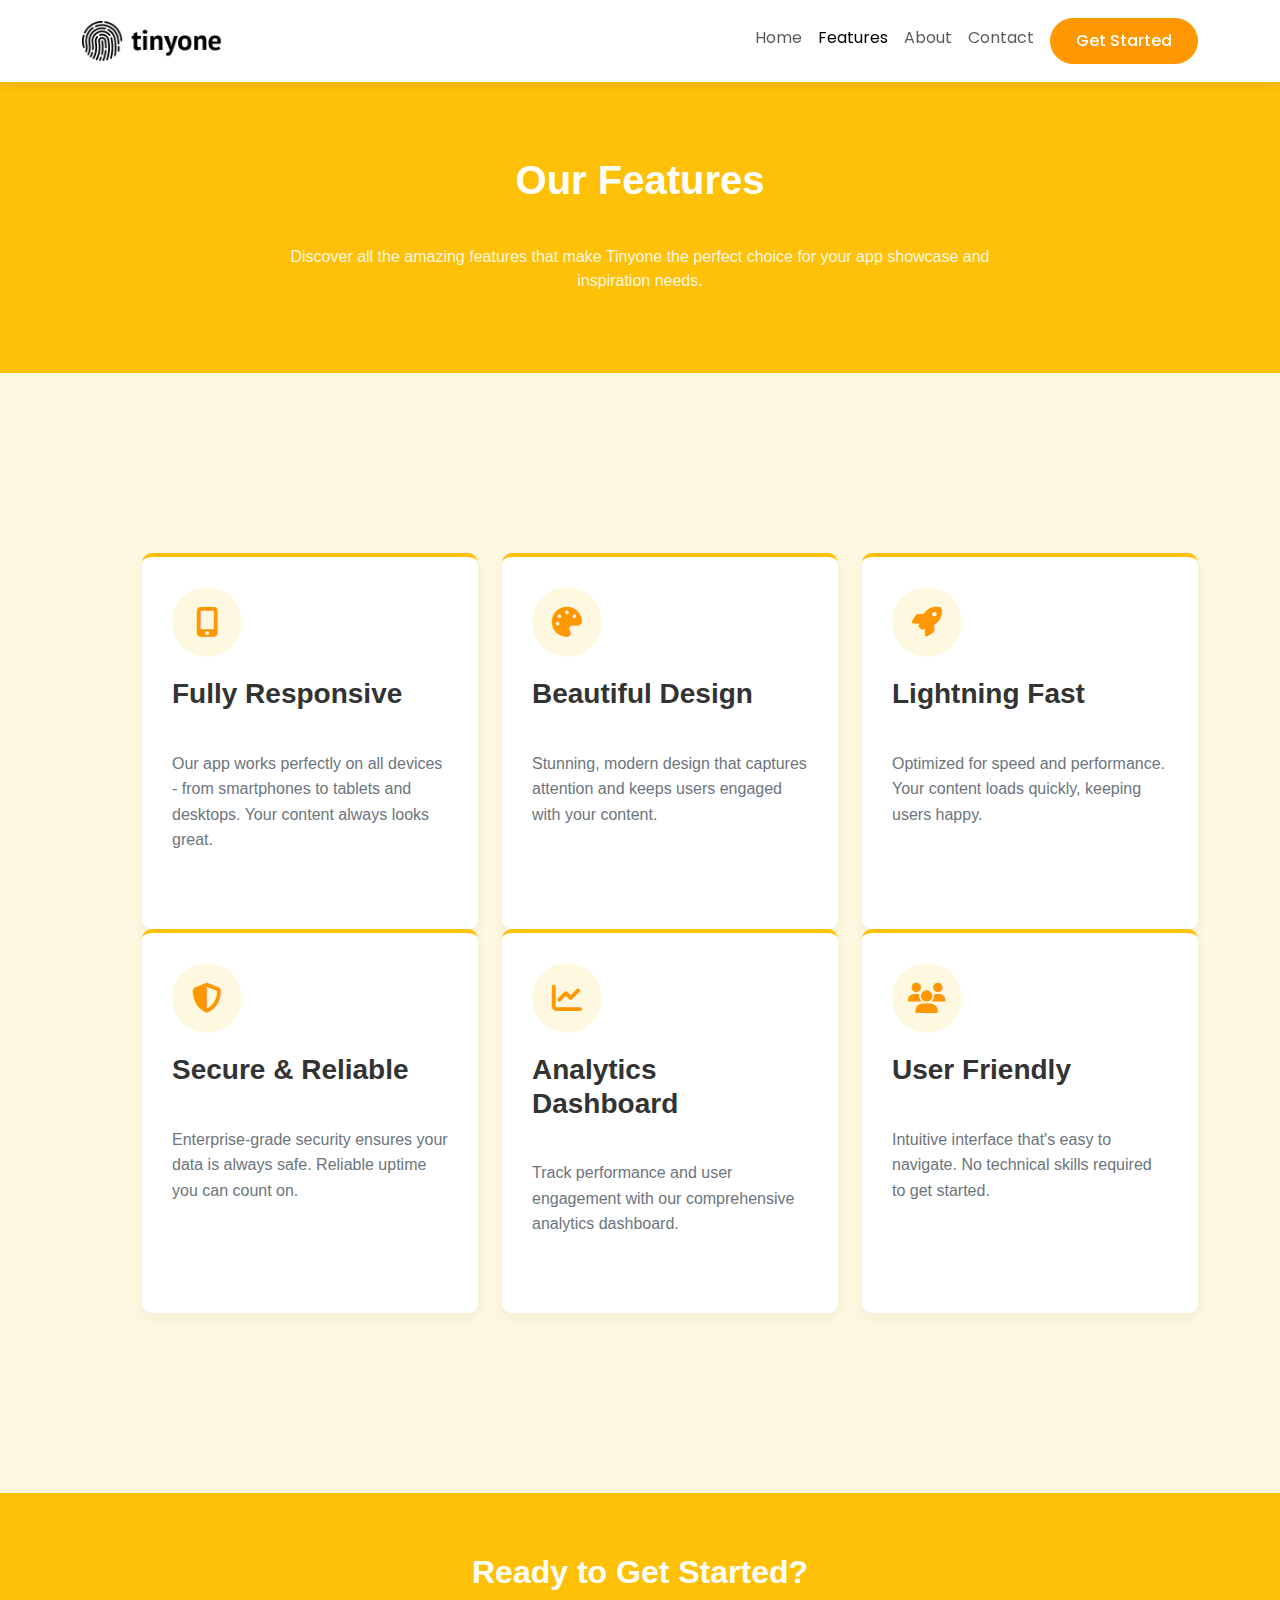
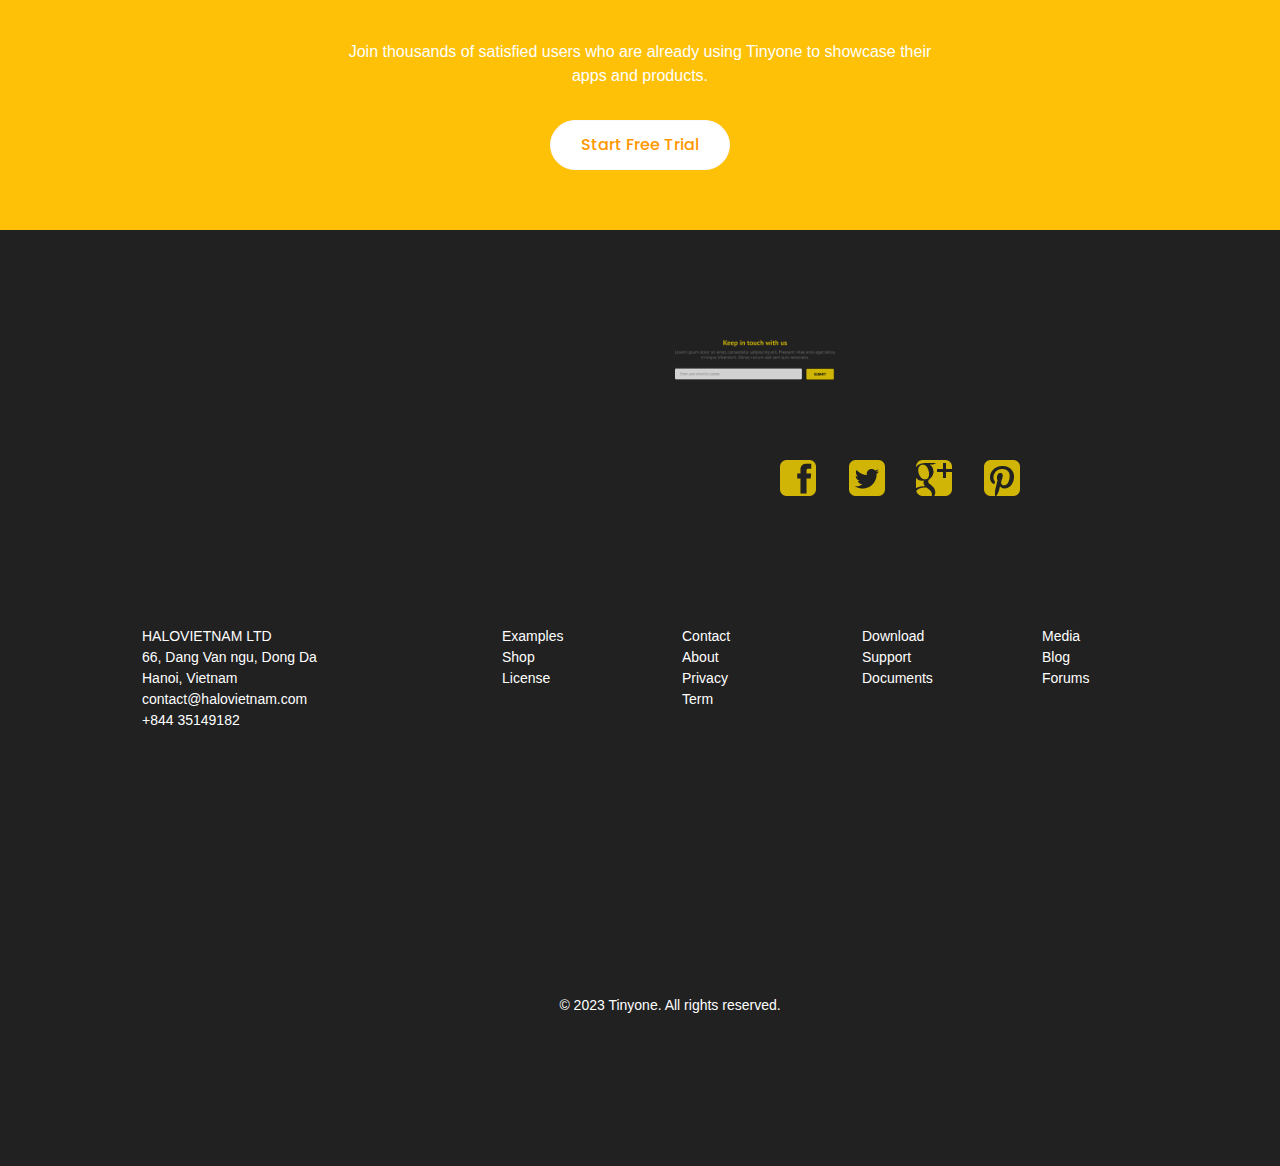
<file: features.html>
<!DOCTYPE html>
<html lang="en">
<head>
    <meta charset="UTF-8">
    <meta http-equiv="X-UA-Compatible" content="IE=edge">
    <meta name="viewport" content="width=device-width, initial-scale=1.0">
    <meta name="description" content="Tinyone Features - Discover all the amazing features that make Tinyone the perfect choice for your app showcase.">
    <meta name="keywords" content="features, app showcase, tinyone, product features">
    <meta name="author" content="Tinyone">
    <title>Tinyone - Features</title>
    
    <!-- Bootstrap CSS -->
    <link href="https://cdn.jsdelivr.net/npm/bootstrap@5.3.0/dist/css/bootstrap.min.css" rel="stylesheet">
    <!-- Font Awesome -->
    <link rel="stylesheet" href="https://cdnjs.cloudflare.com/ajax/libs/font-awesome/6.4.0/css/all.min.css">
    <!-- Google Fonts -->
    <link rel="preconnect" href="https://fonts.googleapis.com">
    <link rel="preconnect" href="https://fonts.gstatic.com" crossorigin>
    <link href="https://fonts.googleapis.com/css2?family=Noto+Serif+Bengali:wght@500&family=Poppins:wght@300;400;500;600;700&display=swap" rel="stylesheet">
    <!-- Custom CSS -->
    <link rel="stylesheet" href="css/style.css">
    <link rel="stylesheet" href="css/responsive.css">
    
    <style>
        :root {
            --primary-color: #ffc107;
            --secondary-color: #fff8e1;
            --accent-color: #ff9800;
            --text-color: #333;
            --light-text: #6c757d;
            --dark-bg: #212121;
        }
        
        body {
            font-family: 'Poppins', sans-serif;
            color: var(--text-color);
            background-color: var(--secondary-color);
            padding-top: 76px;
        }
        
        .navbar {
            padding: 1rem 0;
            background-color: #fff;
            box-shadow: 0 2px 10px rgba(0,0,0,0.1);
        }
        
        .navbar-brand img {
            max-height: 40px;
        }
        
        .page-header {
            padding: 80px 0;
            background-color: var(--primary-color);
            text-align: center;
            color: #fff;
        }
        
        .page-header h1 {
            font-weight: 700;
            color: #fff;
            margin-bottom: 1rem;
        }
        
        .page-header p {
            max-width: 700px;
            margin: 0 auto;
            color: rgba(255,255,255,0.9);
        }
        
        .features-section {
            padding: 80px 0;
            background-color: var(--secondary-color);
        }
        
        .feature-card {
            background: #fff;
            border-radius: 10px;
            padding: 30px;
            margin-bottom: 30px;
            box-shadow: 0 5px 15px rgba(0,0,0,0.05);
            transition: transform 0.3s, box-shadow 0.3s;
            height: 100%;
            border-top: 4px solid var(--primary-color);
        }
        
        .feature-card:hover {
            transform: translateY(-5px);
            box-shadow: 0 10px 25px rgba(0,0,0,0.1);
        }
        
        .feature-icon {
            width: 70px;
            height: 70px;
            background-color: var(--secondary-color);
            border-radius: 50%;
            display: flex;
            align-items: center;
            justify-content: center;
            margin-bottom: 20px;
        }
        
        .feature-icon i {
            font-size: 30px;
            color: var(--accent-color);
        }
        
        .feature-card h3 {
            font-weight: 600;
            margin-bottom: 15px;
            color: var(--text-color);
        }
        
        .feature-card p {
            color: var(--light-text);
            line-height: 1.6;
        }
        
        .cta-section {
            background-color: var(--primary-color);
            color: white;
            padding: 60px 0;
            text-align: center;
        }
        
        .cta-section h2 {
            font-weight: 700;
            margin-bottom: 1.5rem;
        }
        
        .cta-section p {
            max-width: 600px;
            margin: 0 auto 2rem;
        }
        
        .btn-light {
            background-color: white;
            color: var(--accent-color);
            padding: 12px 30px;
            font-weight: 500;
            border-radius: 30px;
            transition: all 0.3s;
        }
        
        .btn-light:hover {
            background-color: #f8f9fa;
            transform: translateY(-2px);
            color: var(--accent-color);
        }
        
        .footer {
            background-color: var(--dark-bg);
            color: #ecf0f1;
            padding: 60px 0 20px;
        }
        
        .part_01, .part_02 {
            text-align: center;
            margin-bottom: 30px;
        }
        
        .part_01 img, .part_02 img {
            max-height: 40px;
            margin: 0 10px;
            opacity: 0.8;
            transition: opacity 0.3s;
        }
        
        .part_01 img:hover, .part_02 img:hover {
            opacity: 1;
        }
        
        .part_03 p {
            margin-bottom: 10px;
            font-size: 14px;
        }
        
        .part_03 .row > div {
            margin-bottom: 30px;
        }
        
        .btn-primary {
            background-color: var(--accent-color);
            border-color: var(--accent-color);
            padding: 10px 25px;
            font-weight: 500;
            border-radius: 30px;
            transition: all 0.3s;
            color: #fff;
        }
        
        .btn-primary:hover {
            background-color: #e68900;
            border-color: #e68900;
            transform: translateY(-2px);
            color: #fff;
        }
        
        @media (max-width: 768px) {
            .page-header {
                padding: 40px 0;
            }
            
            .features-section {
                padding: 40px 0;
            }
            
            .cta-section {
                padding: 40px 0;
            }
        }
    </style>
</head>
<body>
    <!-- Navigation -->
    <header>
        <nav class="navbar navbar-expand-lg navbar-light fixed-top">
            <div class="container">
                <a class="navbar-brand" href="index.html">
                    <img src="img/header.png" alt="Tinyone Logo">
                </a>
                <button class="navbar-toggler" type="button" data-bs-toggle="collapse" data-bs-target="#navbarNav" aria-controls="navbarNav" aria-expanded="false" aria-label="Toggle navigation">
                    <span class="navbar-toggler-icon"></span>
                </button>
                <div class="collapse navbar-collapse justify-content-end" id="navbarNav">
                    <ul class="navbar-nav">
                        <li class="nav-item">
                            <a class="nav-link" href="index.html">Home</a>
                        </li>
                        <li class="nav-item">
                            <a class="nav-link active" href="features.html">Features</a>
                        </li>
                        <li class="nav-item">
                            <a class="nav-link" href="about.html">About</a>
                        </li>
                        <li class="nav-item">
                            <a class="nav-link" href="contact.html">Contact</a>
                        </li>
                        <li class="nav-item ms-2">
                            <button class="btn btn-primary">Get Started</button>
                        </li>
                    </ul>
                </div>
            </div>
        </nav>
    </header>

    <main>
        <!-- Page Header -->
        <section class="page-header">
            <div class="container">
                <h1>Our Features</h1>
                <p>Discover all the amazing features that make Tinyone the perfect choice for your app showcase and inspiration needs.</p>
            </div>
        </section>

        <!-- Features Section -->
        <section class="features-section">
            <div class="container">
                <div class="row">
                    <div class="col-lg-4 col-md-6">
                        <div class="feature-card">
                            <div class="feature-icon">
                                <i class="fas fa-mobile-alt"></i>
                            </div>
                            <h3>Fully Responsive</h3>
                            <p>Our app works perfectly on all devices - from smartphones to tablets and desktops. Your content always looks great.</p>
                        </div>
                    </div>
                    <div class="col-lg-4 col-md-6">
                        <div class="feature-card">
                            <div class="feature-icon">
                                <i class="fas fa-palette"></i>
                            </div>
                            <h3>Beautiful Design</h3>
                            <p>Stunning, modern design that captures attention and keeps users engaged with your content.</p>
                        </div>
                    </div>
                    <div class="col-lg-4 col-md-6">
                        <div class="feature-card">
                            <div class="feature-icon">
                                <i class="fas fa-rocket"></i>
                            </div>
                            <h3>Lightning Fast</h3>
                            <p>Optimized for speed and performance. Your content loads quickly, keeping users happy.</p>
                        </div>
                    </div>
                    <div class="col-lg-4 col-md-6">
                        <div class="feature-card">
                            <div class="feature-icon">
                                <i class="fas fa-shield-alt"></i>
                            </div>
                            <h3>Secure & Reliable</h3>
                            <p>Enterprise-grade security ensures your data is always safe. Reliable uptime you can count on.</p>
                        </div>
                    </div>
                    <div class="col-lg-4 col-md-6">
                        <div class="feature-card">
                            <div class="feature-icon">
                                <i class="fas fa-chart-line"></i>
                            </div>
                            <h3>Analytics Dashboard</h3>
                            <p>Track performance and user engagement with our comprehensive analytics dashboard.</p>
                        </div>
                    </div>
                    <div class="col-lg-4 col-md-6">
                        <div class="feature-card">
                            <div class="feature-icon">
                                <i class="fas fa-users"></i>
                            </div>
                            <h3>User Friendly</h3>
                            <p>Intuitive interface that's easy to navigate. No technical skills required to get started.</p>
                        </div>
                    </div>
                </div>
            </div>
        </section>

        <!-- CTA Section -->
        <section class="cta-section">
            <div class="container">
                <h2>Ready to Get Started?</h2>
                <p>Join thousands of satisfied users who are already using Tinyone to showcase their apps and products.</p>
                <button class="btn btn-light">Start Free Trial</button>
            </div>
        </section>
    </main>

    <!-- Footer -->
    <footer>
        <div class="footer">
            <div class="part_01">
                <img src="img/search.png" alt="Search">
            </div>
            <div class="part_02">
                <img src="img/social icon.png" alt="Social Media Icons">
            </div>
            <div class="part_03">
                <div class="container">
                    <div class="row">
                        <div class="col-md-4">
                            <p>HALOVIETNAM LTD<br>
                            66, Dang Van ngu, Dong Da<br>
                            Hanoi, Vietnam<br>
                            contact@halovietnam.com<br>
                            +844 35149182</p>
                        </div>
                        <div class="col-md-2">
                            <p>Examples<br>
                            Shop<br>
                            License</p>
                        </div>
                        <div class="col-md-2">
                            <p>Contact<br>
                            About<br>
                            Privacy<br>
                            Term</p>
                        </div>
                        <div class="col-md-2">
                            <p>Download<br>
                            Support<br>
                            Documents</p>
                        </div>
                        <div class="col-md-2">
                            <p>Media<br>
                            Blog<br>
                            Forums</p>
                        </div>
                    </div>
                    <div class="row mt-4">
                        <div class="col-12 text-center">
                            <p class="mb-0">&copy; 2023 Tinyone. All rights reserved.</p>
                        </div>
                    </div>
                </div>
            </div>
        </div>
    </footer>

    <!-- Bootstrap JS -->
    <script src="https://cdn.jsdelivr.net/npm/bootstrap@5.3.0/dist/js/bootstrap.bundle.min.js"></script>
    
    <!-- Custom JS -->
    <script>
        // Add smooth scrolling to all links
        document.querySelectorAll('a[href^="#"]').forEach(anchor => {
            anchor.addEventListener('click', function (e) {
                e.preventDefault();
                
                document.querySelector(this.getAttribute('href')).scrollIntoView({
                    behavior: 'smooth'
                });
            });
        });
    </script>
</body>
</html>
</file>
<file: css/style.css>
<style>
  @import url('https://fonts.googleapis.com/css2?family=Open+Sans:ital,wght@200&family=Oswald:wght@400;&display=swap');
</style>
* {
    font-family: 'Open Sans', sans-serif;
    margin: 0;
    padding: 0;
}
h1, h2, h3, h4, h5, h6 {
    font-family: 'Oswald', sans-serif;
    padding-bottom: 25px;
}
p {
    font-family: 'Open Sans', sans-serif;
    color: #fff;
}
ul {
    list-style: none;
    margin: 0;
    padding: 0;
}
a {
    text-decoration: none;
    color: #000;
}
:root {
    --color_1: #0771b9;
    --color_2:#5bc5f3;
    --color_3:#fcdb00;
    --font_1: "Owsald" , sans-serif;
}
.nav_body {
    background: var(--color_3);
    max-height: 2240px;
    padding-bottom: 30px;
    display: block;
}
.icon {
    padding-top: 30px;
}
.ipad {
    width: 315px;
    height: 470px;
    padding-top: 50px;
    
    /* padding-bottom 30px;
    position: absolute;
    align-items: end;
    justify-content: end;
    display: flex; */
}
.slider {
    padding-left: 46%;
}

/* hero part start */
.hero_part {
    background: url() no-repeat center;
    background-size: cover;
    padding: 0;
    text-align: left;
}
.hero_con {
    font-size: 20px;
    font-weight: 200;
    padding-left: 0%;
    padding-top: 50px;
}
.feature {
    padding-left:100px;
    padding-bottom: 30px;
}

/* hero part end */
/* about part start */
.about_head {
    text-align: center;
    margin-top: 70px;
    padding: 45px;
}
.about_head > h1 {
    margin-bottom: 35px;
}
.footer {
    background: #000;
    max-height: 1000px;
}
.part_01 {
    align-items: center;
    padding: 50px;
    padding-left: 280px;
}
.part_02 img {
    padding-left: 520px;
}

.part_03 {
    font-size: 14px;
}

.row {
    padding-left: 60px;
    padding-top: 100px;
    padding-bottom: 100px;
}
/* about part end */
</file>
<file: css/responsive.css>
@media (min-width: 1400px) {

}
@media (min-width: 1200px) and (max-width: 1399px) {
    
}
@media (min-width: 992px) and (max-width: 1199px) {
    
}
@media (min-width: 768px) and (max-width: 991px) {
    
}
@media (min-width: 576px) and (max-width: 767px) {
    
}
@media (max-width: 575px) {
    .hero_con h1:nth-child(2) {
        line-height: 1;
    }
}
</file>
